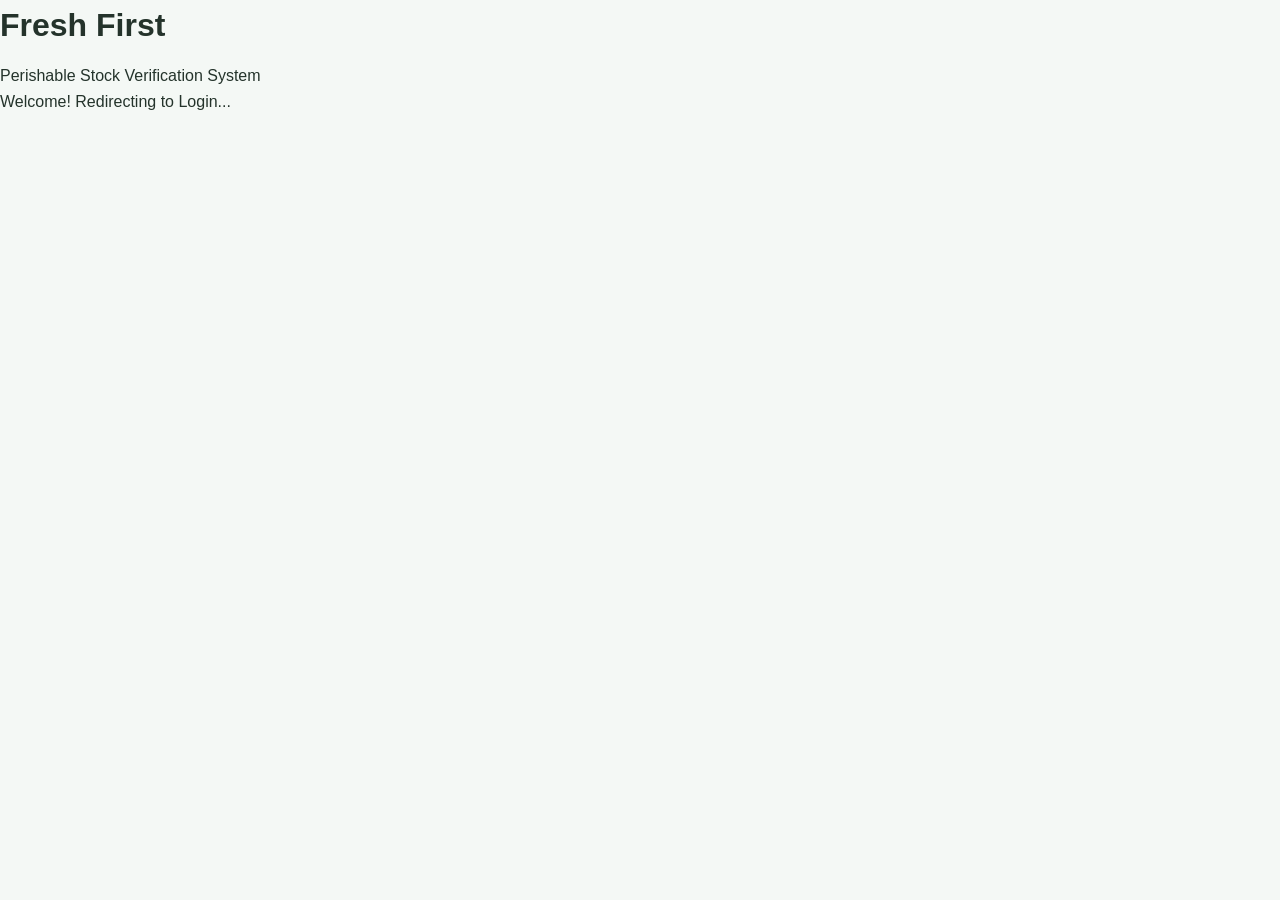
<file: frontend/index.html>
<!DOCTYPE html>
<html lang="en">
<head>
    <meta charset="UTF-8">
    <meta name="viewport" content="width=device-width, initial-scale=1.0">
    <title>Fresh First</title>

    <link rel="stylesheet" href="css/style.css">
    
    <meta http-equiv="refresh" content="2;url=login.html">
</head>
<body>

    <div class="welcome-container">
        <h1>Fresh First</h1>
        <p>Perishable Stock Verification System</p>
        <p>Welcome! Redirecting to Login...</p>
    </div>

</body>
</html>
</file>
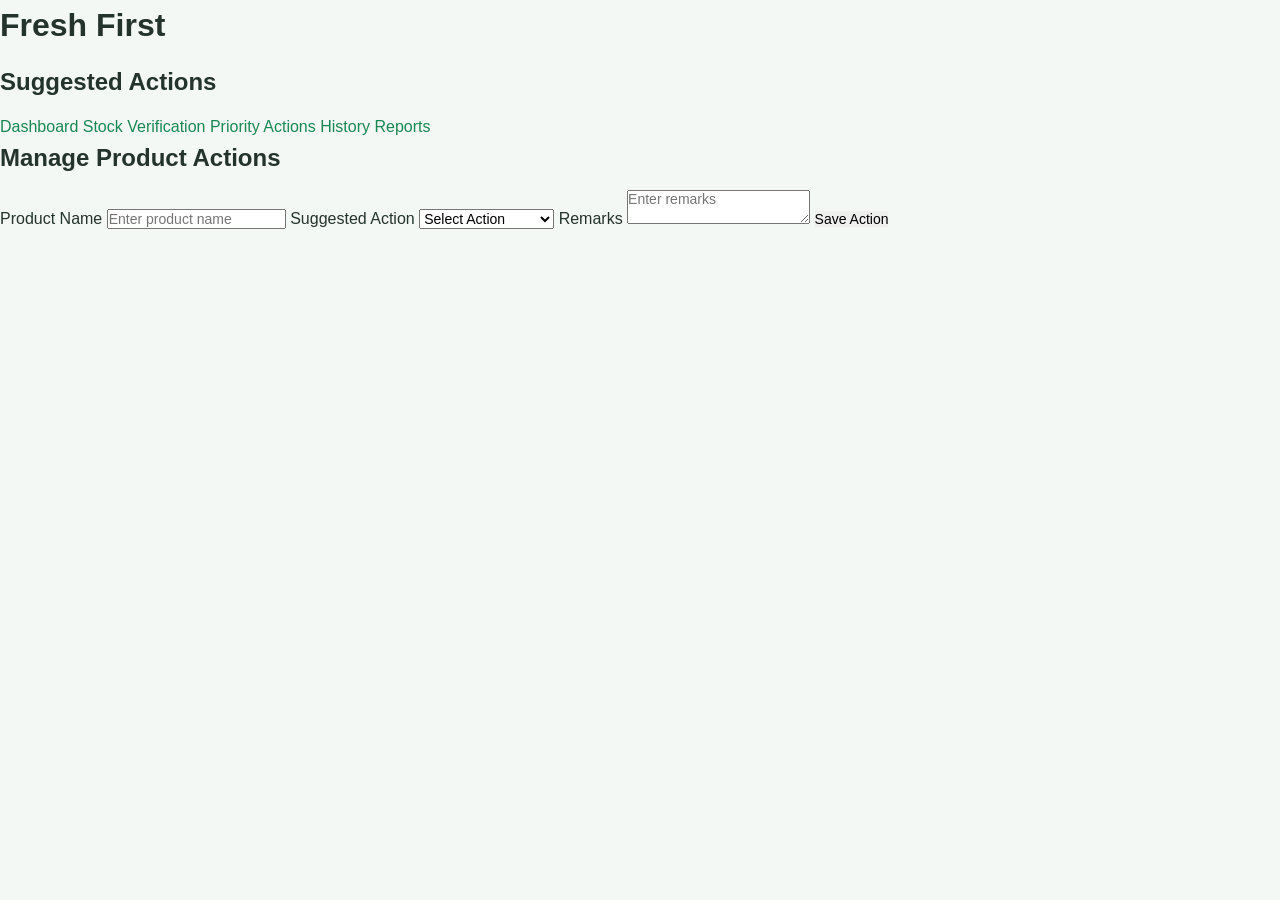
<file: frontend/actions.html>
<!DOCTYPE html>
<html lang="en">
<head>
    <meta charset="UTF-8">
    <meta name="viewport" content="width=device-width, initial-scale=1.0">
    <title>Fresh First - Suggested Actions</title>

    <link rel="stylesheet" href="css/style.css">
    <link rel="stylesheet" href="css/actions.css">
</head>
<body>

    <header>
        <h1>Fresh First</h1>
        <h2>Suggested Actions</h2>
    </header>

    <nav>
        <a href="dashboard.html">Dashboard</a>
        <a href="stock.html">Stock</a>
        <a href="verification.html">Verification</a>
        <a href="priority.html">Priority</a>
        <a href="actions.html">Actions</a>
        <a href="history.html">History</a>
        <a href="reports.html">Reports</a>
    </nav>

    <main>
        <h2>Manage Product Actions</h2>

        <form id="actionForm">

            <label for="productName">Product Name</label>
            <input type="text" id="productName"
                   placeholder="Enter product name" required>

            <label for="suggestedAction">Suggested Action</label>
            <select id="suggestedAction" required>
                <option value="">Select Action</option>
                <option value="Priority Sale">Priority Sale</option>
                <option value="Quick Usage">Quick Usage</option>
                <option value="Redistribution">Redistribution</option>
                <option value="Further Inspection">Further Inspection</option>
                <option value="Disposal">Disposal</option>
            </select>

            <label for="remarks">Remarks</label>
            <textarea id="remarks"
                      placeholder="Enter remarks"></textarea>

            <button type="submit">Save Action</button>

        </form>

    </main>

    <script src="js/actions.js"></script>

</body>
</html>
</file>
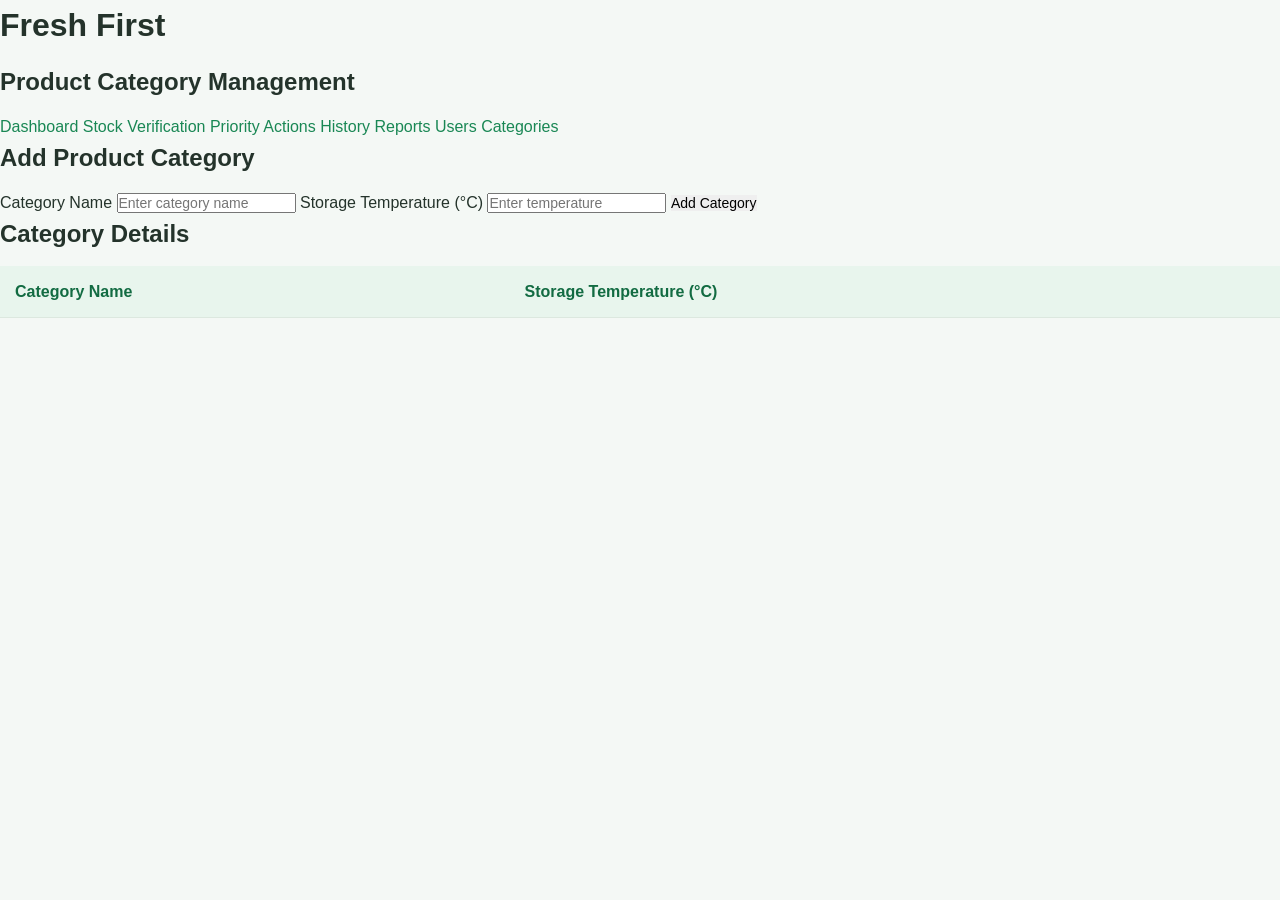
<file: frontend/categories.html>
<!DOCTYPE html>
<html lang="en">
<head>
    <meta charset="UTF-8">
    <meta name="viewport" content="width=device-width, initial-scale=1.0">
    <title>Fresh First - Categories</title>

    <link rel="stylesheet" href="css/style.css">
    <link rel="stylesheet" href="css/categories.css">
</head>
<body>

    <header>
        <h1>Fresh First</h1>
        <h2>Product Category Management</h2>
    </header>

    <nav>
        <a href="dashboard.html">Dashboard</a>
        <a href="stock.html">Stock</a>
        <a href="verification.html">Verification</a>
        <a href="priority.html">Priority</a>
        <a href="actions.html">Actions</a>
        <a href="history.html">History</a>
        <a href="reports.html">Reports</a>
        <a href="users.html">Users</a>
        <a href="categories.html">Categories</a>
    </nav>

    <main>
        <h2>Add Product Category</h2>

        <form id="categoryForm">

            <label for="categoryName">Category Name</label>
            <input type="text" id="categoryName"
                   placeholder="Enter category name" required>

            <label for="storageTemperature">
                Storage Temperature (°C)
            </label>
            <input type="number" id="storageTemperature"
                   step="0.1" placeholder="Enter temperature" required>

            <button type="submit">Add Category</button>

        </form>

        <h2>Category Details</h2>

        <table id="categoryTable">
            <thead>
                <tr>
                    <th>Category Name</th>
                    <th>Storage Temperature (°C)</th>
                </tr>
            </thead>
            <tbody>
            </tbody>
        </table>

    </main>

    <script src="js/categories.js"></script>

</body>
</html>
</file>
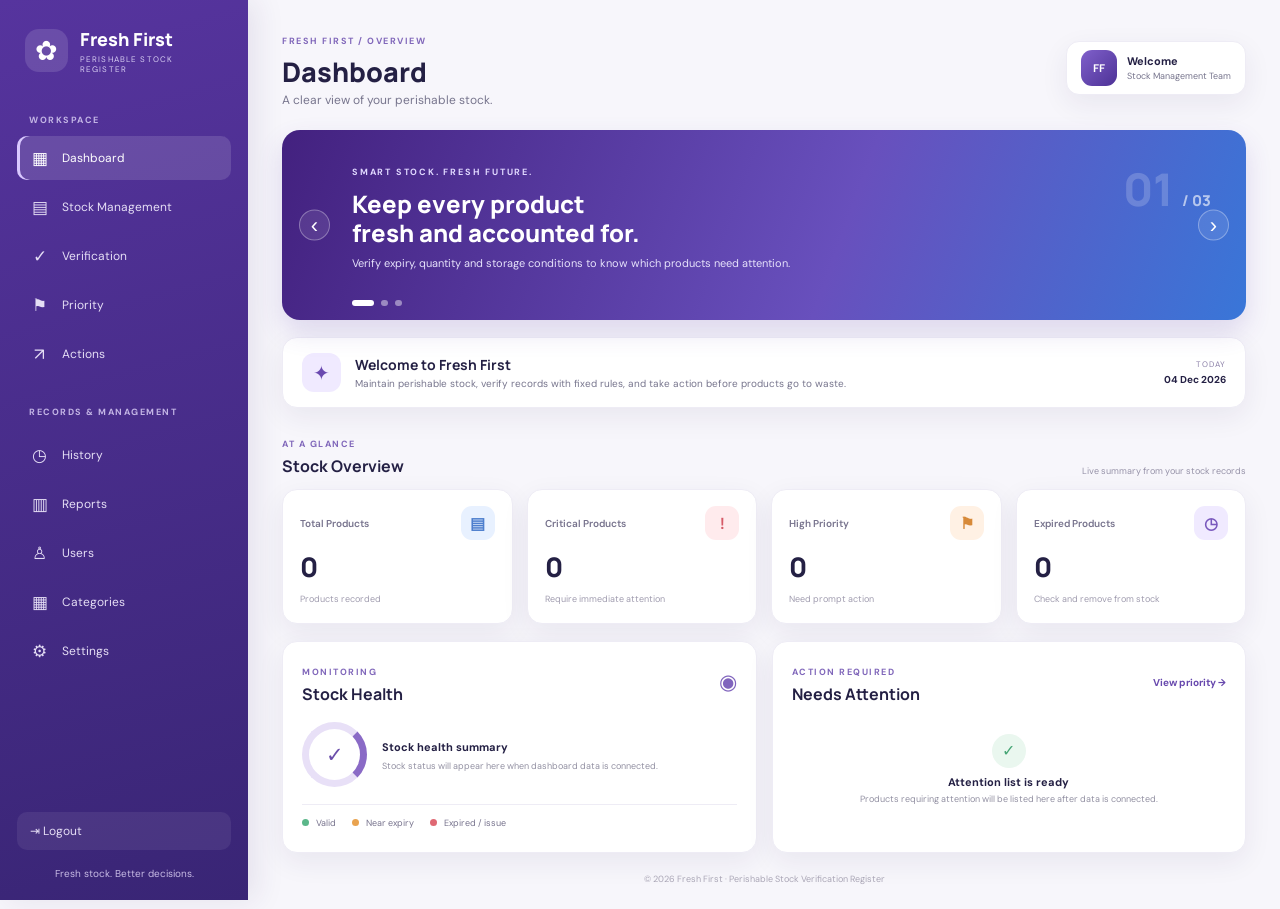
<file: frontend/dashboard.html>
<!DOCTYPE html>
<html lang="en">
<head>
    <meta charset="UTF-8">
    <meta name="viewport" content="width=device-width, initial-scale=1.0">
    <title>Fresh First | Dashboard</title>
    <link rel="stylesheet" href="css/dashboard.css">
</head>
<body>

<aside class="sidebar">

    <a class="brand" href="dashboard.html">
        <span class="brand-mark">✿</span>
        <span>
            <strong>Fresh First</strong>
            <small>PERISHABLE STOCK REGISTER</small>
        </span>
    </a>

    <div class="nav-label">WORKSPACE</div>

    <nav class="menu">
        <a class="active" href="dashboard.html"><span>▦</span> Dashboard</a>
        <a href="stock.html"><span>▤</span> Stock Management</a>
        <a href="verification.html"><span>✓</span> Verification</a>
        <a href="priority.html"><span>⚑</span> Priority</a>
        <a href="actions.html"><span>↗</span> Actions</a>

        <div class="nav-label nav-label-spaced">
            RECORDS & MANAGEMENT
        </div>

        <a href="history.html"><span>◷</span> History</a>
        <a href="reports.html"><span>▥</span> Reports</a>
        <a href="users.html"><span>♙</span> Users</a>
        <a href="categories.html"><span>▦</span> Categories</a>
        <a href="settings.html"><span>⚙</span> Settings</a>
    </nav>

    <a class="logout" href="login.html">⇥ Logout</a>

    <div class="sidebar-foot">
        Fresh stock. Better decisions.
    </div>

</aside>

<main class="main-content">

    <header class="topbar">
        <div>
            <span class="eyebrow">FRESH FIRST / OVERVIEW</span>
            <h1>Dashboard</h1>
            <p class="subheading">
                A clear view of your perishable stock.
            </p>
        </div>

        <div class="profile">
            <div class="avatar">FF</div>
            <div>
                <strong>Welcome</strong>
                <small>Stock Management Team</small>
            </div>
        </div>
    </header>

    <!-- SLIDER -->

    <section class="hero-slider">

        <article class="slide active">
            <span class="slide-kicker">SMART STOCK. FRESH FUTURE.</span>
            <h2>Keep every product<br>fresh and accounted for.</h2>
            <p>
                Verify expiry, quantity and storage conditions
                to know which products need attention.
            </p>
            <span class="slide-count">01 <i>/ 03</i></span>
        </article>

        <article class="slide">
            <span class="slide-kicker">CHECK • PRIORITISE • ACT</span>
            <h2>Find what needs<br>attention first.</h2>
            <p>
                Use clear priority levels and suggested actions
                to support timely stock decisions.
            </p>
            <span class="slide-count">02 <i>/ 03</i></span>
        </article>

        <article class="slide">
            <span class="slide-kicker">LESS WASTE, MORE CARE</span>
            <h2>Make better decisions<br>with verified records.</h2>
            <p>
                Keep verification and action history organised
                for reliable stock reporting.
            </p>
            <span class="slide-count">03 <i>/ 03</i></span>
        </article>

        <button class="slider-arrow prev" type="button">‹</button>
        <button class="slider-arrow next" type="button">›</button>

        <div class="slider-dots">
            <button class="dot active" type="button"></button>
            <button class="dot" type="button"></button>
            <button class="dot" type="button"></button>
        </div>

    </section>

    <!-- WELCOME -->

    <section class="welcome-card">

        <div class="welcome-icon">✦</div>

        <div>
            <h2>Welcome to Fresh First</h2>
            <p>
                Maintain perishable stock, verify records with
                fixed rules, and take action before products go to waste.
            </p>
        </div>

        <div class="today">
            <small>TODAY</small>
            <strong id="currentDate">--</strong>
        </div>

    </section>

    <!-- STOCK OVERVIEW -->

    <div class="section-heading">
        <div>
            <span class="eyebrow">AT A GLANCE</span>
            <h2>Stock Overview</h2>
        </div>

        <span class="muted-note">
            Live summary from your stock records
        </span>
    </div>

    <section class="summary-grid">

        <article class="metric-card">
            <div class="metric-top">
                <span>Total Products</span>
                <span class="metric-icon icon-blue">▤</span>
            </div>
            <strong id="totalProducts">0</strong>
            <small>Products recorded</small>
        </article>

        <article class="metric-card">
            <div class="metric-top">
                <span>Critical Products</span>
                <span class="metric-icon icon-red">!</span>
            </div>
            <strong id="criticalProducts">0</strong>
            <small>Require immediate attention</small>
        </article>

        <article class="metric-card">
            <div class="metric-top">
                <span>High Priority</span>
                <span class="metric-icon icon-orange">⚑</span>
            </div>
            <strong id="highProducts">0</strong>
            <small>Need prompt action</small>
        </article>

        <article class="metric-card">
            <div class="metric-top">
                <span>Expired Products</span>
                <span class="metric-icon icon-purple">◷</span>
            </div>
            <strong id="expiredProducts">0</strong>
            <small>Check and remove from stock</small>
        </article>

    </section>

    <!-- LOWER SECTION -->

    <section class="lower-grid">

        <article class="content-panel">

            <div class="panel-heading">
                <div>
                    <span class="eyebrow">MONITORING</span>
                    <h2>Stock Health</h2>
                </div>
                <span class="panel-symbol">◉</span>
            </div>

            <div class="health-placeholder">

                <div class="health-ring">
                    <span>✓</span>
                </div>

                <div>
                    <strong>Stock health summary</strong>
                    <p>
                        Stock status will appear here when dashboard
                        data is connected.
                    </p>
                </div>

            </div>

            <div class="legend">
                <span><i class="green-dot"></i> Valid</span>
                <span><i class="orange-dot"></i> Near expiry</span>
                <span><i class="red-dot"></i> Expired / issue</span>
            </div>

        </article>

        <article class="content-panel">

            <div class="panel-heading">
                <div>
                    <span class="eyebrow">ACTION REQUIRED</span>
                    <h2>Needs Attention</h2>
                </div>

                <a class="text-link" href="priority.html">
                    View priority →
                </a>
            </div>

            <div class="empty-state">
                <span class="empty-icon">✓</span>
                <strong>Attention list is ready</strong>
                <p>
                    Products requiring attention will be listed
                    here after data is connected.
                </p>
            </div>

        </article>

    </section>

    <footer>
        © 2026 Fresh First · Perishable Stock Verification Register
    </footer>

</main>

<script src="js/dashboard.js"></script>

</body>
</html>
</file>
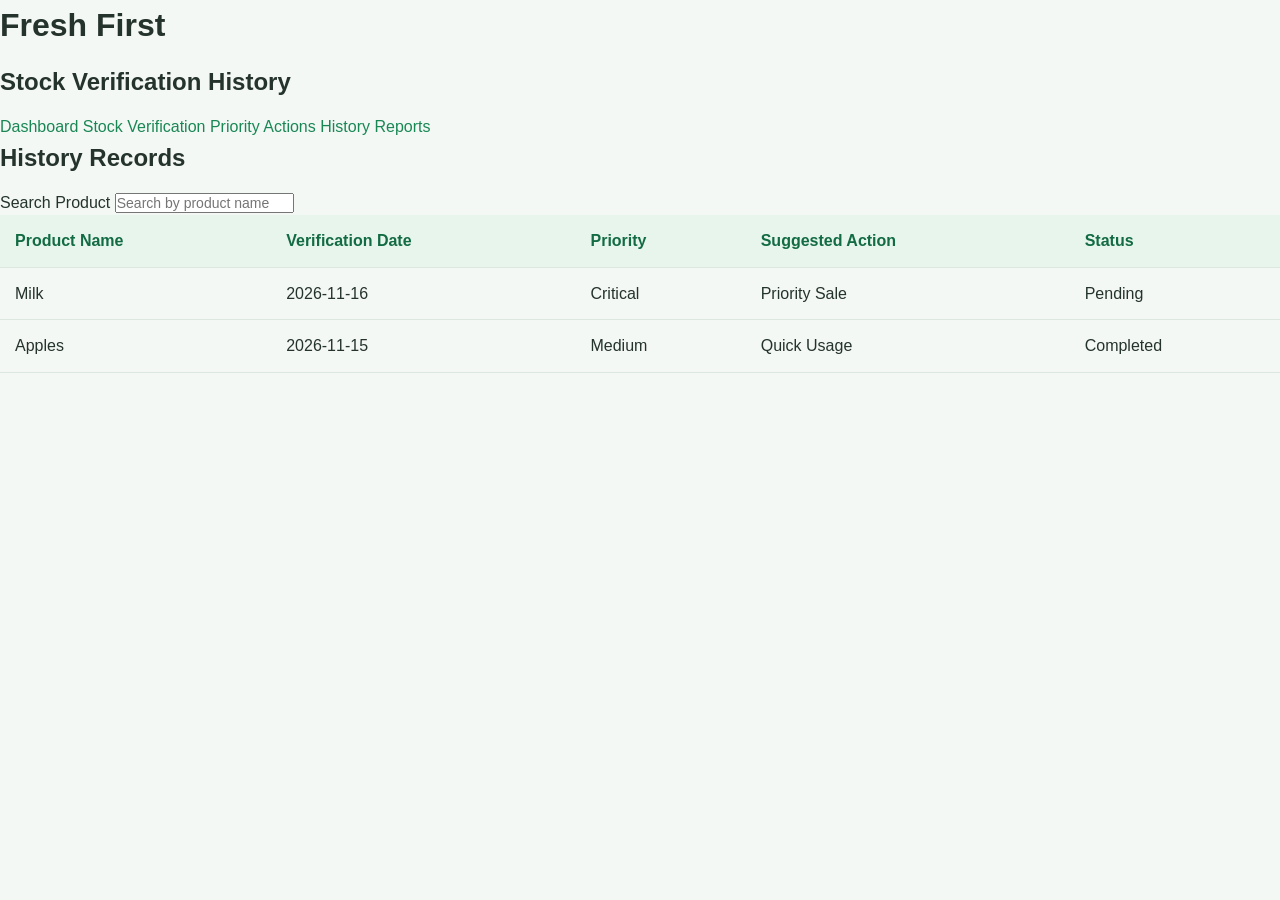
<file: frontend/history.html>
<!DOCTYPE html>
<html lang="en">
<head>
    <meta charset="UTF-8">
    <meta name="viewport" content="width=device-width, initial-scale=1.0">
    <title>Fresh First - Stock History</title>

    <link rel="stylesheet" href="css/style.css">
    <link rel="stylesheet" href="css/history.css">
</head>
<body>

    <header>
        <h1>Fresh First</h1>
        <h2>Stock Verification History</h2>
    </header>

    <nav>
        <a href="dashboard.html">Dashboard</a>
        <a href="stock.html">Stock</a>
        <a href="verification.html">Verification</a>
        <a href="priority.html">Priority</a>
        <a href="actions.html">Actions</a>
        <a href="history.html">History</a>
        <a href="reports.html">Reports</a>
    </nav>

    <main>
        <h2>History Records</h2>

        <label for="historySearch">Search Product</label>
        <input type="text" id="historySearch"
               placeholder="Search by product name">

        <table id="historyTable">
            <thead>
                <tr>
                    <th>Product Name</th>
                    <th>Verification Date</th>
                    <th>Priority</th>
                    <th>Suggested Action</th>
                    <th>Status</th>
                </tr>
            </thead>

            <tbody>
                <tr>
                    <td>Milk</td>
                    <td>2026-11-16</td>
                    <td>Critical</td>
                    <td>Priority Sale</td>
                    <td>Pending</td>
                </tr>
                <tr>
                    <td>Apples</td>
                    <td>2026-11-15</td>
                    <td>Medium</td>
                    <td>Quick Usage</td>
                    <td>Completed</td>
                </tr>
            </tbody>
        </table>

    </main>

    <script src="js/history.js"></script>

</body>
</html>
</file>
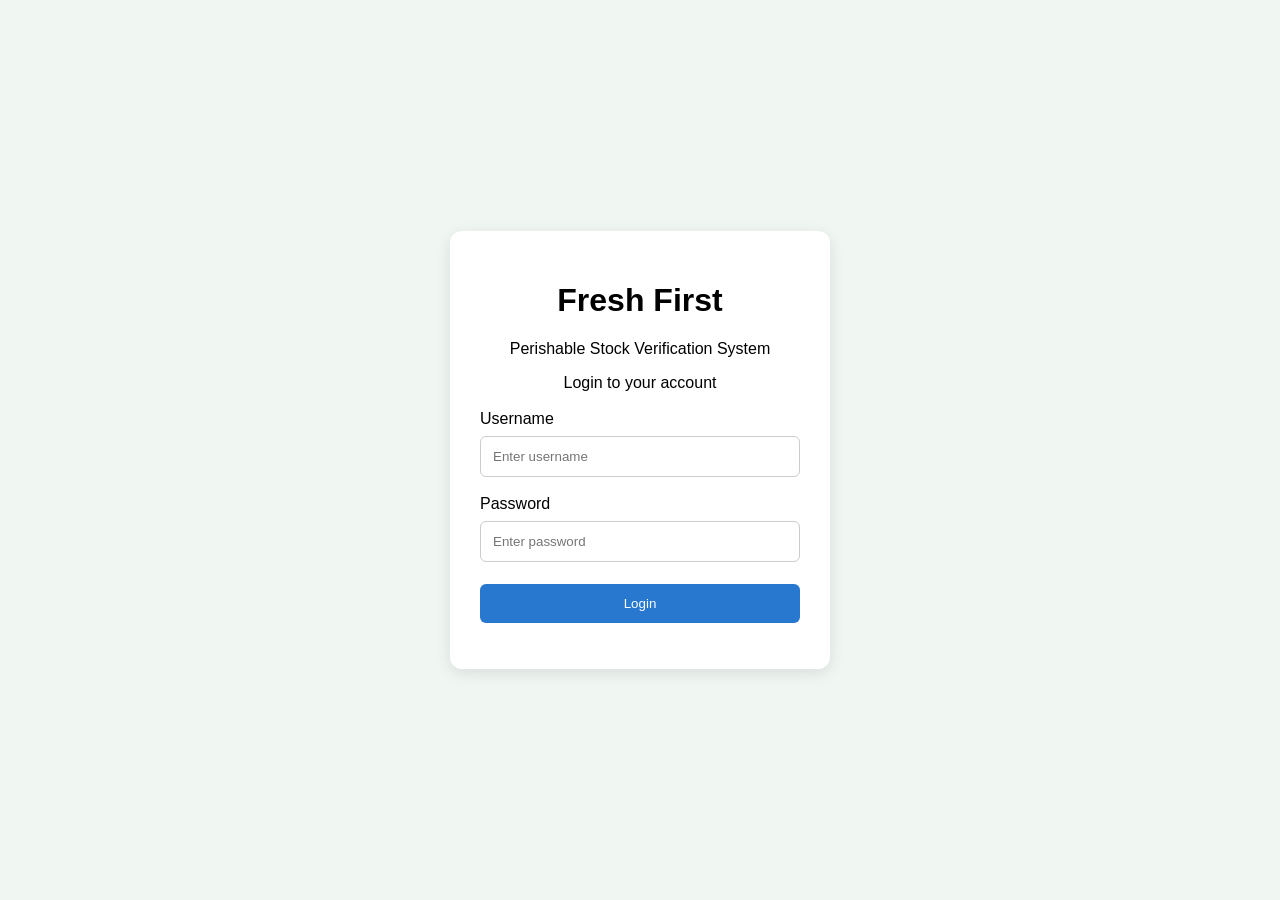
<file: frontend/login.html>
<!DOCTYPE html>
<html lang="en">
<head>
    <meta charset="UTF-8">
    <meta name="viewport" content="width=device-width, initial-scale=1.0">
    <title>Fresh First - Login</title>

    <link rel="stylesheet" href="css/login.css">
</head>
<body>

    <div class="login-container">

        <h1>Fresh First</h1>
        <p>Perishable Stock Verification System</p>
        <p>Login to your account</p>

        <form id="loginForm">

            <label for="username">Username</label>
            <input
                type="text"
                id="username"
                placeholder="Enter username"
                required
            >

            <label for="password">Password</label>
            <input
                type="password"
                id="password"
                placeholder="Enter password"
                required
            >

            <button type="submit">Login</button>

            <p id="loginMessage"></p>

        </form>

    </div>

    <script src="js/login.js"></script>

</body>
</html>
</file>
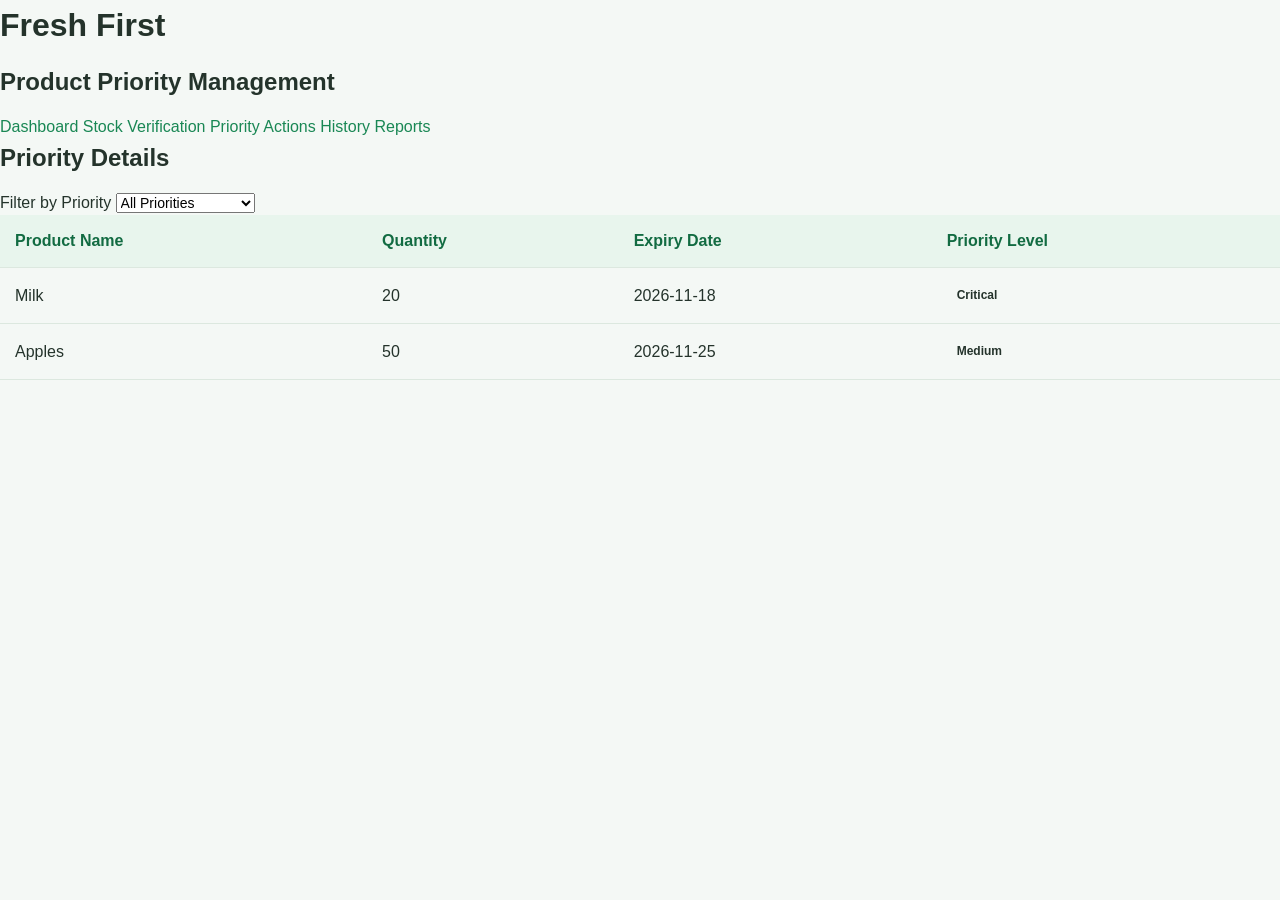
<file: frontend/priority.html>
<!DOCTYPE html>
<html lang="en">
<head>
    <meta charset="UTF-8">
    <meta name="viewport" content="width=device-width, initial-scale=1.0">
    <title>Fresh First - Priority Management</title>

    <link rel="stylesheet" href="css/style.css">
    <link rel="stylesheet" href="css/priority.css">
</head>
<body>

    <header>
        <h1>Fresh First</h1>
        <h2>Product Priority Management</h2>
    </header>

    <nav>
        <a href="dashboard.html">Dashboard</a>
        <a href="stock.html">Stock</a>
        <a href="verification.html">Verification</a>
        <a href="priority.html">Priority</a>
        <a href="actions.html">Actions</a>
        <a href="history.html">History</a>
        <a href="reports.html">Reports</a>
    </nav>

    <main>
        <h2>Priority Details</h2>

        <label for="priorityFilter">Filter by Priority</label>

        <select id="priorityFilter">
            <option value="all">All Priorities</option>
            <option value="Critical">Critical</option>
            <option value="High">High</option>
            <option value="Medium">Medium</option>
            <option value="Low">Low</option>
            <option value="Inspection Needed">Inspection Needed</option>
        </select>

        <table id="priorityTable">
            <thead>
                <tr>
                    <th>Product Name</th>
                    <th>Quantity</th>
                    <th>Expiry Date</th>
                    <th>Priority Level</th>
                </tr>
            </thead>

            <tbody>
                <tr>
                    <td>Milk</td>
                    <td>20</td>
                    <td>2026-11-18</td>
                    <td><span class="priority-label">Critical</span></td>
                </tr>

                <tr>
                    <td>Apples</td>
                    <td>50</td>
                    <td>2026-11-25</td>
                    <td><span class="priority-label">Medium</span></td>
                </tr>
            </tbody>
        </table>

    </main>

    <script src="js/priority.js"></script>

</body>
</html>
</file>
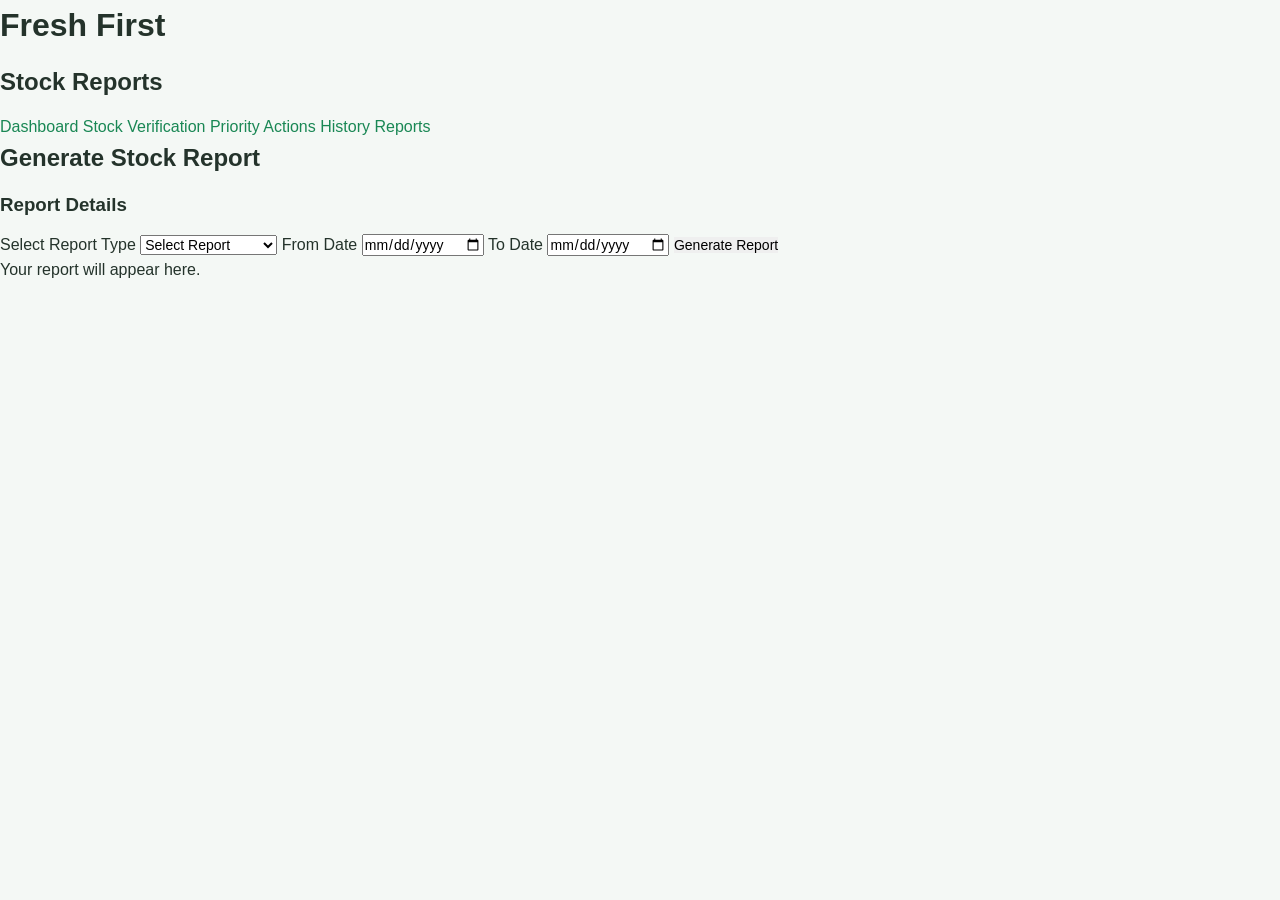
<file: frontend/reports.html>
<!DOCTYPE html>
<html lang="en">
<head>
    <meta charset="UTF-8">
    <meta name="viewport" content="width=device-width, initial-scale=1.0">
    <title>Fresh First - Reports</title>

    <link rel="stylesheet" href="css/style.css">
    <link rel="stylesheet" href="css/reports.css">
</head>
<body>

    <header>
        <h1>Fresh First</h1>
        <h2>Stock Reports</h2>
    </header>

    <nav>
        <a href="dashboard.html">Dashboard</a>
        <a href="stock.html">Stock</a>
        <a href="verification.html">Verification</a>
        <a href="priority.html">Priority</a>
        <a href="actions.html">Actions</a>
        <a href="history.html">History</a>
        <a href="reports.html">Reports</a>
    </nav>

    <main>
        <h2>Generate Stock Report</h2>

        <section class="report-section">
            <h3>Report Details</h3>

            <label for="reportType">Select Report Type</label>
            <select id="reportType">
                <option value="">Select Report</option>
                <option value="Stock Report">Stock Report</option>
                <option value="Expiry Report">Expiry Report</option>
                <option value="Verification Report">Verification Report</option>
                <option value="Priority Report">Priority Report</option>
            </select>

            <label for="fromDate">From Date</label>
            <input type="date" id="fromDate">

            <label for="toDate">To Date</label>
            <input type="date" id="toDate">

            <button type="button" id="generateReport">
                Generate Report
            </button>

            <div id="reportResult">
                <p>Your report will appear here.</p>
            </div>
        </section>

    </main>

    <script src="js/reports.js"></script>

</body>
</html>
</file>
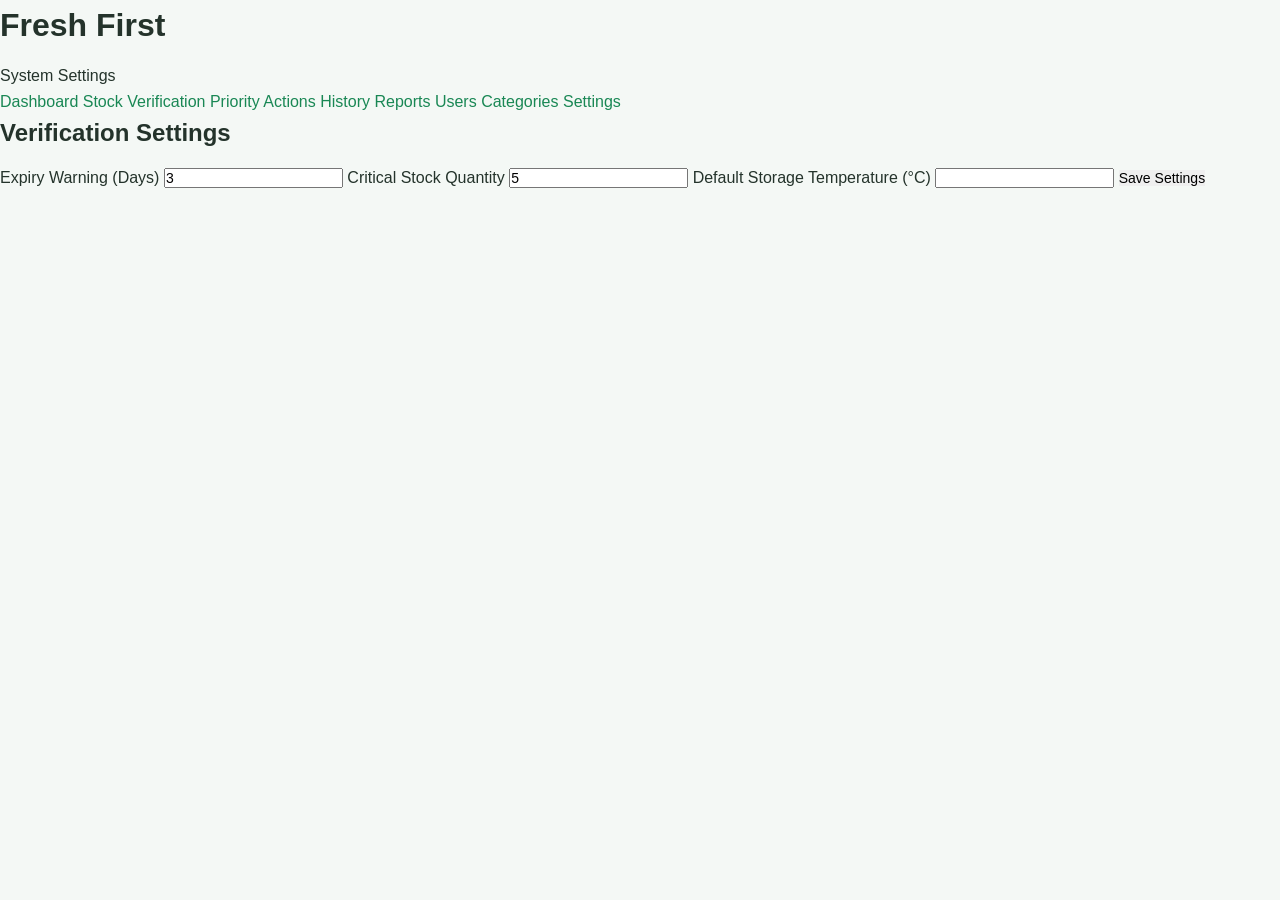
<file: frontend/settings.html>
<!DOCTYPE html>
<html lang="en">
<head>
    <meta charset="UTF-8">
    <meta name="viewport" content="width=device-width, initial-scale=1.0">
    <title>Fresh First - Settings</title>
    <link rel="stylesheet" href="css/style.css">
    <link rel="stylesheet" href="css/settings.css">
</head>
<body>

    <header>
        <h1>Fresh First</h1>
        <p>System Settings</p>
    </header>

    <nav>
        <a href="dashboard.html">Dashboard</a>
        <a href="stock.html">Stock</a>
        <a href="verification.html">Verification</a>
        <a href="priority.html">Priority</a>
        <a href="actions.html">Actions</a>
        <a href="history.html">History</a>
        <a href="reports.html">Reports</a>
        <a href="users.html">Users</a>
        <a href="categories.html">Categories</a>
        <a href="settings.html">Settings</a>
    </nav>

    <main>
        <h2>Verification Settings</h2>

        <form id="settingsForm">

            <label for="expiryThreshold">Expiry Warning (Days)</label>
            <input type="number" id="expiryThreshold"
                   min="1" value="3" required>

            <label for="criticalThreshold">Critical Stock Quantity</label>
            <input type="number" id="criticalThreshold"
                   min="1" value="5" required>

            <label for="defaultTemperature">
                Default Storage Temperature (°C)
            </label>
            <input type="number" id="defaultTemperature"
                   step="0.1" required>

            <button type="submit">Save Settings</button>

        </form>
    </main>

    <script src="js/settings.js"></script>

</body>
</html>
</file>
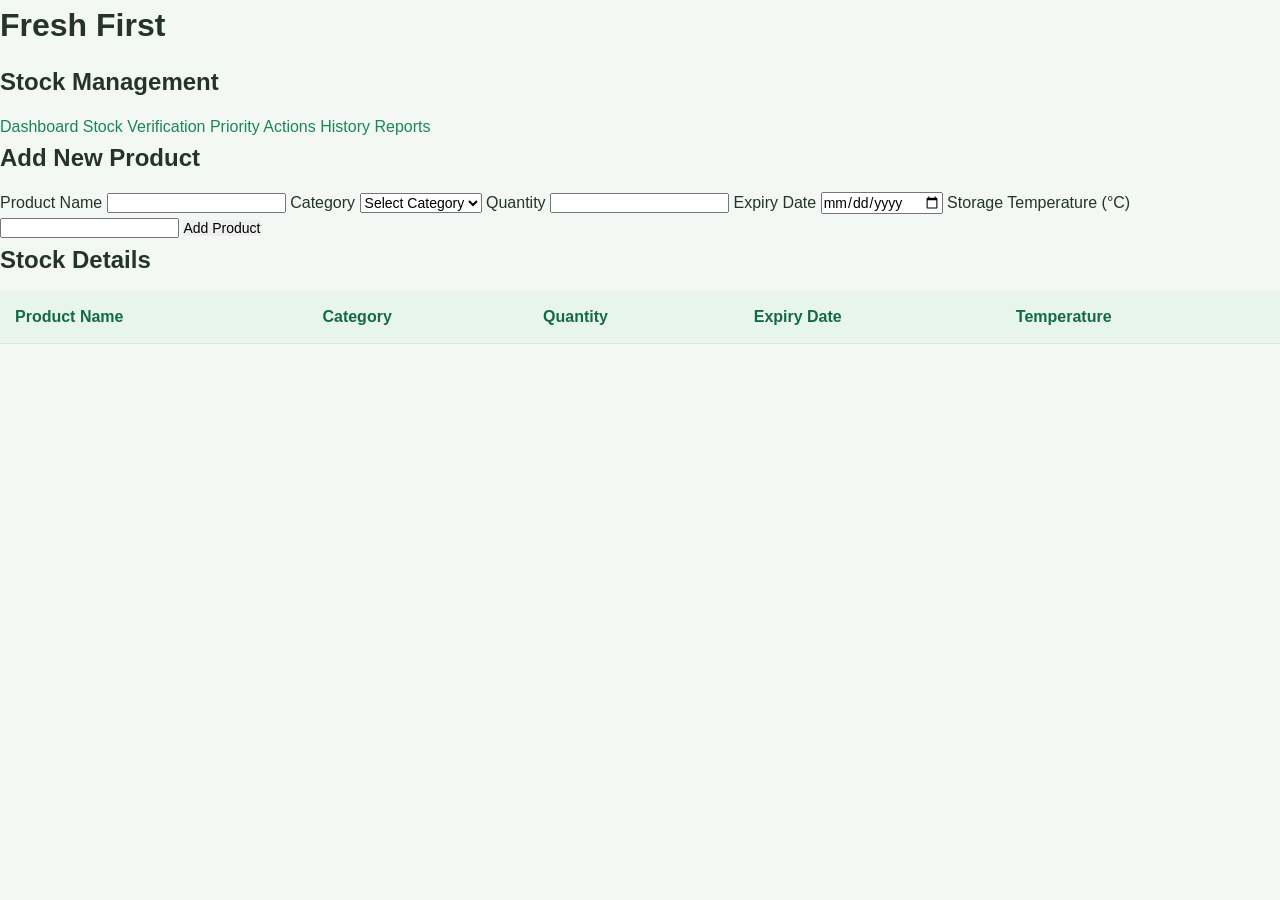
<file: frontend/stock.html>
<!DOCTYPE html>
<html lang="en">
<head>
    <meta charset="UTF-8">
    <meta name="viewport" content="width=device-width, initial-scale=1.0">
    <title>Fresh First - Stock Management</title>

    <link rel="stylesheet" href="css/style.css">
    <link rel="stylesheet" href="css/stock.css">
</head>
<body>

    <header>
        <h1>Fresh First</h1>
        <h2>Stock Management</h2>
    </header>

    <nav>
        <a href="dashboard.html">Dashboard</a>
        <a href="stock.html">Stock</a>
        <a href="verification.html">Verification</a>
        <a href="priority.html">Priority</a>
        <a href="actions.html">Actions</a>
        <a href="history.html">History</a>
        <a href="reports.html">Reports</a>
    </nav>

    <main>
        <h2>Add New Product</h2>

        <form id="stockForm">

            <label for="productName">Product Name</label>
            <input type="text" id="productName" required>

            <label for="category">Category</label>
            <select id="category" required>
                <option value="">Select Category</option>
                <option value="Fruits">Fruits</option>
                <option value="Vegetables">Vegetables</option>
                <option value="Dairy">Dairy Products</option>
                <option value="Other">Other</option>
            </select>

            <label for="quantity">Quantity</label>
            <input type="number" id="quantity" min="1" required>

            <label for="expiryDate">Expiry Date</label>
            <input type="date" id="expiryDate" required>

            <label for="temperature">Storage Temperature (°C)</label>
            <input type="number" id="temperature" step="0.1">

            <button type="submit">Add Product</button>

        </form>

        <h2>Stock Details</h2>

        <table id="stockTable">
            <thead>
                <tr>
                    <th>Product Name</th>
                    <th>Category</th>
                    <th>Quantity</th>
                    <th>Expiry Date</th>
                    <th>Temperature</th>
                </tr>
            </thead>
            <tbody>
            </tbody>
        </table>

    </main>

    <script src="js/stock.js"></script>

</body>
</html>
</file>
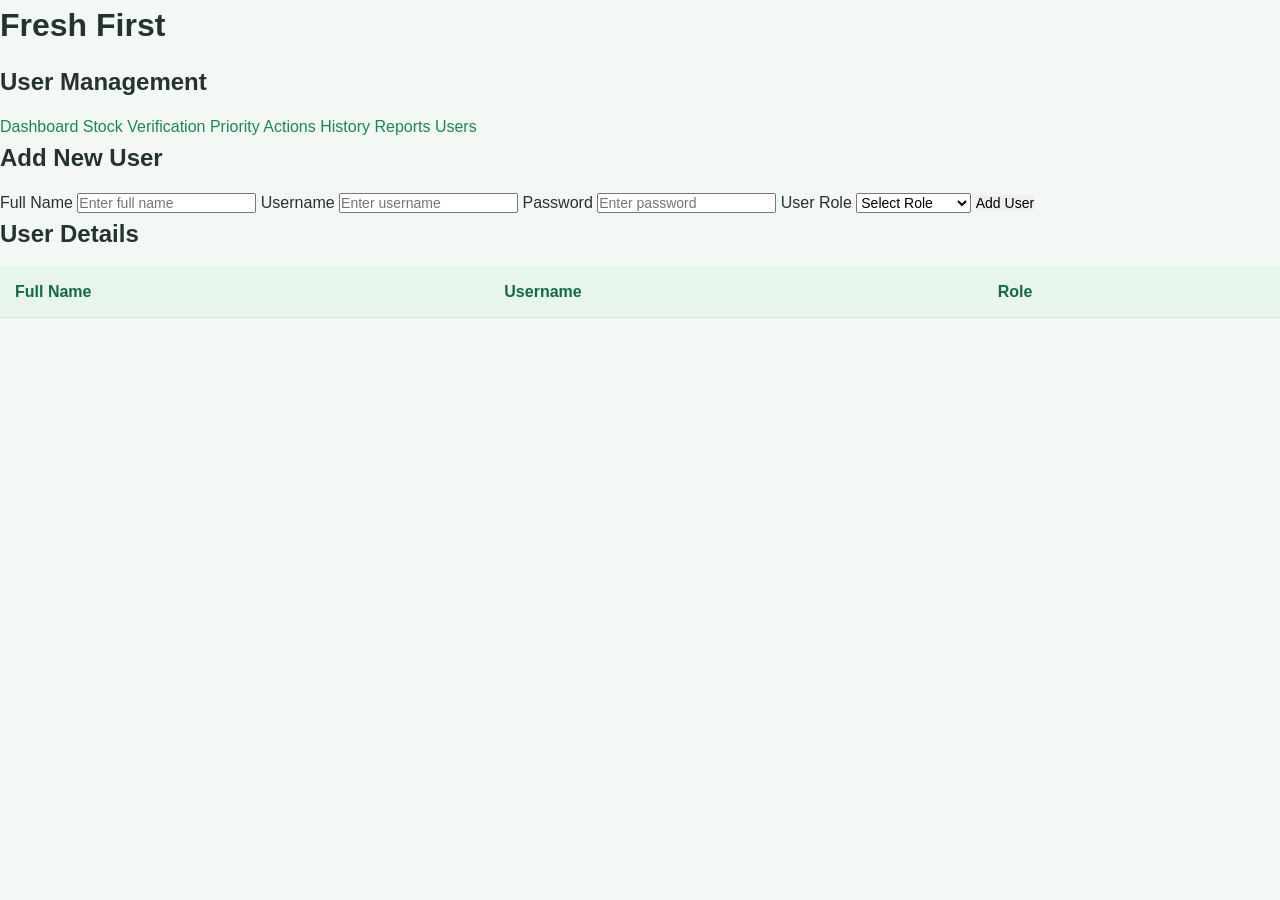
<file: frontend/users.html>
<!DOCTYPE html>
<html lang="en">
<head>
    <meta charset="UTF-8">
    <meta name="viewport" content="width=device-width, initial-scale=1.0">
    <title>Fresh First - User Management</title>

    <link rel="stylesheet" href="css/style.css">
    <link rel="stylesheet" href="css/users.css">
</head>
<body>

    <header>
        <h1>Fresh First</h1>
        <h2>User Management</h2>
    </header>

    <nav>
        <a href="dashboard.html">Dashboard</a>
        <a href="stock.html">Stock</a>
        <a href="verification.html">Verification</a>
        <a href="priority.html">Priority</a>
        <a href="actions.html">Actions</a>
        <a href="history.html">History</a>
        <a href="reports.html">Reports</a>
        <a href="users.html">Users</a>
    </nav>

    <main>
        <h2>Add New User</h2>

        <form id="userForm">

            <label for="fullName">Full Name</label>
            <input type="text" id="fullName"
                   placeholder="Enter full name" required>

            <label for="username">Username</label>
            <input type="text" id="username"
                   placeholder="Enter username" required>

            <label for="password">Password</label>
            <input type="password" id="password"
                   placeholder="Enter password" required>

            <label for="role">User Role</label>
            <select id="role" required>
                <option value="">Select Role</option>
                <option value="Admin">Admin</option>
                <option value="Store Manager">Store Manager</option>
                <option value="Staff">Staff</option>
            </select>

            <button type="submit">Add User</button>

        </form>

        <h2>User Details</h2>

        <table id="userTable">
            <thead>
                <tr>
                    <th>Full Name</th>
                    <th>Username</th>
                    <th>Role</th>
                </tr>
            </thead>
            <tbody>
            </tbody>
        </table>

    </main>

    <script src="js/users.js"></script>

</body>
</html>
</file>
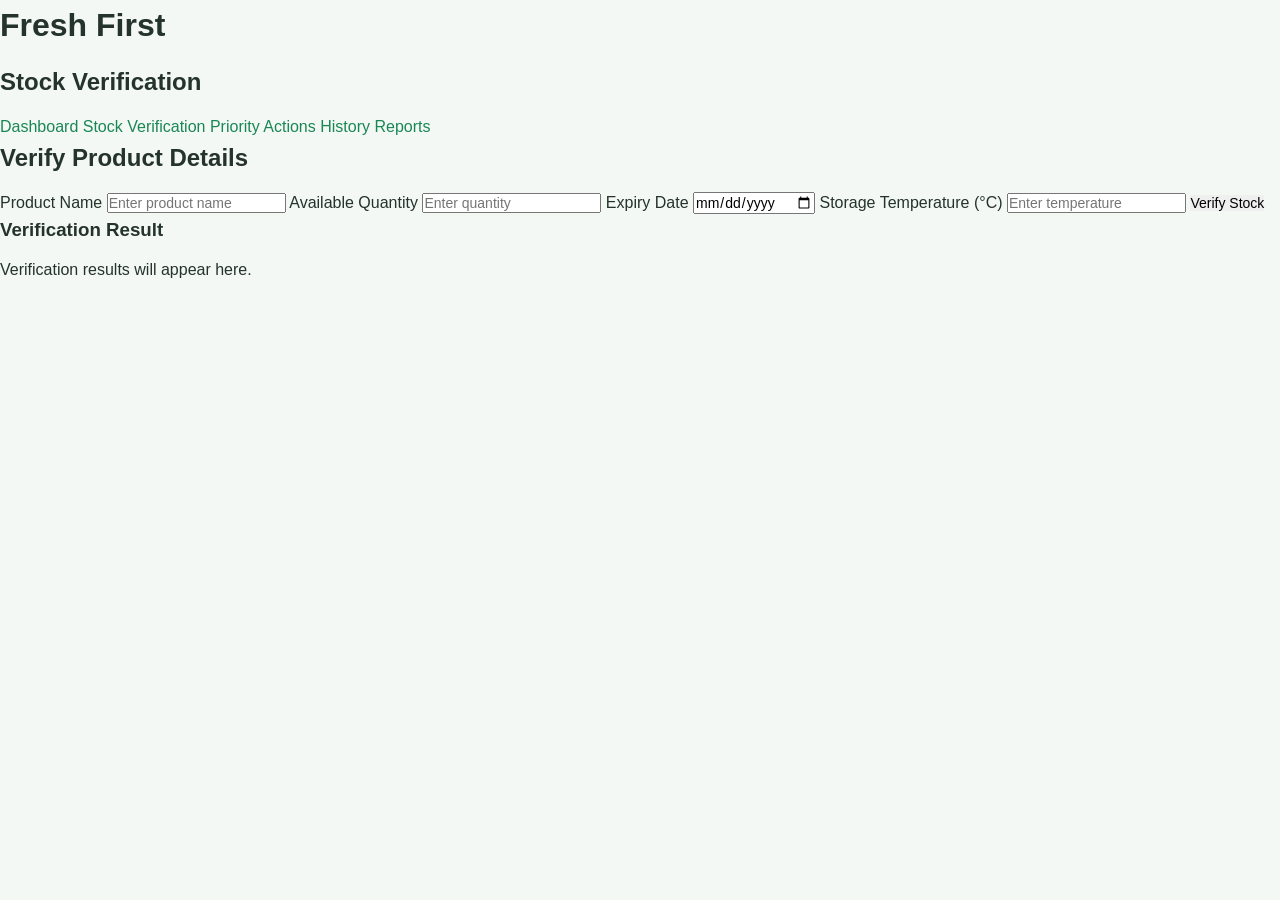
<file: frontend/verification.html>
<!DOCTYPE html>
<html lang="en">
<head>
    <meta charset="UTF-8">
    <meta name="viewport" content="width=device-width, initial-scale=1.0">
    <title>Fresh First - Stock Verification</title>

    <link rel="stylesheet" href="css/style.css">
    <link rel="stylesheet" href="css/verification.css">
</head>
<body>

    <header>
        <h1>Fresh First</h1>
        <h2>Stock Verification</h2>
    </header>

    <nav>
        <a href="dashboard.html">Dashboard</a>
        <a href="stock.html">Stock</a>
        <a href="verification.html">Verification</a>
        <a href="priority.html">Priority</a>
        <a href="actions.html">Actions</a>
        <a href="history.html">History</a>
        <a href="reports.html">Reports</a>
    </nav>

    <main>
        <h2>Verify Product Details</h2>

        <form id="verificationForm">

            <label for="productName">Product Name</label>
            <input type="text" id="productName"
                   placeholder="Enter product name" required>

            <label for="quantity">Available Quantity</label>
            <input type="number" id="quantity"
                   placeholder="Enter quantity" min="0" required>

            <label for="expiryDate">Expiry Date</label>
            <input type="date" id="expiryDate" required>

            <label for="temperature">Storage Temperature (°C)</label>
            <input type="number" id="temperature"
                   step="0.1" placeholder="Enter temperature">

            <button type="submit">Verify Stock</button>

        </form>

        <section id="verificationResult">
            <h3>Verification Result</h3>
            <p id="resultMessage">
                Verification results will appear here.
            </p>
        </section>

    </main>

    <script src="js/verification.js"></script>

</body>
</html>
</file>
<file: frontend/css/style.css>
/* =====================================
   FRESH FIRST - COMMON STYLES
   Perishable Stock Verification Register
===================================== */

:root {
    --primary: #198754;
    --primary-dark: #126b42;
    --primary-light: #e8f5ed;
    --secondary: #f4f8f5;
    --white: #ffffff;
    --dark: #24332b;
    --text: #53645a;
    --border: #dce8df;
    --danger: #dc3545;
    --warning: #ffc107;
    --success: #198754;
    --shadow: 0 4px 15px rgba(0, 0, 0, 0.06);
}

* {
    margin: 0;
    padding: 0;
    box-sizing: border-box;
}

body {
    font-family: Arial, Helvetica, sans-serif;
    background: var(--secondary);
    color: var(--dark);
    line-height: 1.6;
    min-height: 100vh;
}

a {
    text-decoration: none;
    color: var(--primary);
}

button,
input,
select,
textarea {
    font-family: inherit;
    font-size: 14px;
}

button {
    cursor: pointer;
    border: none;
}

/* Common container */

.container {
    width: 92%;
    max-width: 1200px;
    margin: auto;
}

/* Headings */

h1, h2, h3, h4 {
    color: var(--dark);
    margin-bottom: 12px;
}

.page-title {
    font-size: 26px;
    font-weight: 700;
    margin-bottom: 20px;
}

/* Buttons */

.btn {
    display: inline-block;
    padding: 10px 18px;
    border-radius: 6px;
    font-weight: 600;
    transition: 0.3s;
}

.btn-primary {
    background: var(--primary);
    color: var(--white);
}

.btn-primary:hover {
    background: var(--primary-dark);
}

.btn-secondary {
    background: #e9ecef;
    color: var(--dark);
}

.btn-danger {
    background: var(--danger);
    color: var(--white);
}

/* Cards */

.card {
    background: var(--white);
    padding: 22px;
    border-radius: 10px;
    box-shadow: var(--shadow);
    border: 1px solid var(--border);
}

/* Forms */

.form-group {
    margin-bottom: 18px;
}

.form-group label {
    display: block;
    margin-bottom: 7px;
    font-weight: 600;
}

.form-control {
    width: 100%;
    padding: 11px 12px;
    border: 1px solid var(--border);
    border-radius: 6px;
    outline: none;
    background: var(--white);
}

.form-control:focus {
    border-color: var(--primary);
    box-shadow: 0 0 0 3px rgba(25, 135, 84, 0.1);
}

/* Tables */

.table-container {
    width: 100%;
    overflow-x: auto;
    background: var(--white);
    border-radius: 10px;
    box-shadow: var(--shadow);
}

table {
    width: 100%;
    border-collapse: collapse;
}

th, td {
    padding: 13px 15px;
    text-align: left;
    border-bottom: 1px solid var(--border);
}

th {
    background: var(--primary-light);
    color: var(--primary-dark);
    font-weight: 700;
}

tr:hover {
    background: #f8fbf9;
}

/* Status labels */

.status {
    display: inline-block;
    padding: 5px 10px;
    border-radius: 20px;
    font-size: 12px;
    font-weight: 700;
}

.status-success {
    background: #d1e7dd;
    color: #0f5132;
}

.status-danger {
    background: #f8d7da;
    color: #842029;
}

.status-warning {
    background: #fff3cd;
    color: #664d03;
}

/* Alerts */

.alert {
    padding: 13px 16px;
    border-radius: 6px;
    margin-bottom: 15px;
}

.alert-success {
    background: #d1e7dd;
    color: #0f5132;
}

.alert-danger {
    background: #f8d7da;
    color: #842029;
}

/* Utility classes */

.text-center {
    text-align: center;
}

.text-right {
    text-align: right;
}

.mt-20 {
    margin-top: 20px;
}

.mb-20 {
    margin-bottom: 20px;
}

.hidden {
    display: none;
}

/* Responsive design */

@media (max-width: 768px) {
    .container {
        width: 95%;
    }

    .page-title {
        font-size: 22px;
    }

    .card {
        padding: 15px;
    }

    th, td {
        padding: 10px;
        font-size: 13px;
    }
}
</file>
<file: frontend/css/actions.css>
/* FRESH FIRST - SUGGESTED ACTIONS PAGE */

.actions-page {
    background: #f4f8f5;
    min-height: 100vh;
    padding: 30px;
}

.actions-header {
    margin-bottom: 25px;
}

.actions-header h2 {
    color: #24332b;
    margin-bottom: 8px;
}

.actions-header p {
    color: #6c757d;
}

.actions-summary {
    display: grid;
    grid-template-columns: repeat(auto-fit, minmax(200px, 1fr));
    gap: 18px;
    margin-bottom: 25px;
}

.action-card {
    background: white;
    padding: 22px;
    border-radius: 10px;
    box-shadow: 0 3px 12px rgba(0, 0, 0, 0.05);
    border-left: 4px solid #198754;
}

.action-card h3 {
    color: #198754;
    margin-bottom: 10px;
    font-size: 17px;
}

.action-card p {
    color: #6c757d;
    font-size: 14px;
    line-height: 1.6;
}

.actions-table-container {
    background: white;
    padding: 25px;
    border-radius: 10px;
    overflow-x: auto;
}

.actions-table-container h3 {
    color: #24332b;
    margin-bottom: 18px;
}

.actions-table {
    width: 100%;
    border-collapse: collapse;
    min-width: 650px;
}

.actions-table th,
.actions-table td {
    padding: 13px;
    text-align: left;
    border-bottom: 1px solid #e8eee9;
}

.actions-table th {
    background: #e8f5ed;
    color: #198754;
}

.action-status {
    display: inline-block;
    padding: 5px 10px;
    border-radius: 20px;
    background: #d1e7dd;
    color: #0f5132;
    font-size: 12px;
    font-weight: 600;
}

.action-form-container {
    background: white;
    padding: 25px;
    border-radius: 10px;
    margin-bottom: 25px;
}

.action-form-container h3 {
    color: #198754;
    margin-bottom: 18px;
}

@media (max-width: 600px) {
    .actions-page {
        padding: 18px;
    }
}
</file>
<file: frontend/css/categories.css>
/* FRESH FIRST - CATEGORY MANAGEMENT PAGE */

.categories-page {
    background: #f4f8f5;
    min-height: 100vh;
    padding: 30px;
}

.categories-header {
    display: flex;
    justify-content: space-between;
    align-items: center;
    flex-wrap: wrap;
    gap: 15px;
    margin-bottom: 25px;
}

.categories-header h2 {
    color: #24332b;
}

.categories-header p {
    color: #6c757d;
    margin-top: 7px;
}

.category-form-container {
    background: white;
    padding: 25px;
    border-radius: 10px;
    margin-bottom: 25px;
}

.category-form-container h3 {
    color: #198754;
    margin-bottom: 20px;
}

.category-form {
    display: grid;
    grid-template-columns: repeat(2, 1fr);
    gap: 18px;
}

.category-form .form-group {
    display: flex;
    flex-direction: column;
}

.category-form label {
    margin-bottom: 7px;
    font-weight: 600;
    color: #35463b;
}

.category-form input,
.category-form select,
.category-form textarea {
    width: 100%;
    padding: 11px;
    border: 1px solid #dce8df;
    border-radius: 7px;
}

.category-form textarea {
    min-height: 90px;
    resize: vertical;
}

.category-table-container {
    background: white;
    padding: 25px;
    border-radius: 10px;
    overflow-x: auto;
}

.category-table-container h3 {
    color: #24332b;
    margin-bottom: 18px;
}

.category-table {
    width: 100%;
    border-collapse: collapse;
    min-width: 650px;
}

.category-table th,
.category-table td {
    padding: 13px;
    text-align: left;
    border-bottom: 1px solid #e8eee9;
}

.category-table th {
    background: #e8f5ed;
    color: #198754;
}

@media (max-width: 600px) {
    .categories-page {
        padding: 18px;
    }

    .category-form {
        grid-template-columns: 1fr;
    }
}
</file>
<file: frontend/css/dashboard.css>
@import url('https://fonts.googleapis.com/css2?family=DM+Sans:wght@400;500;600;700&family=Manrope:wght@500;600;700;800&display=swap');

:root {
    --ink: #242044;
    --muted: #77758d;
    --purple: #5636a5;
    --purple2: #392276;
    --line: #eeecf5;
    --canvas: #f7f6fb;
    --shadow: 0 9px 28px rgba(48,34,91,.07);
}

* {
    box-sizing: border-box;
    margin: 0;
    padding: 0;
}

body {
    font-family: 'DM Sans', Arial, sans-serif;
    background: var(--canvas);
    color: var(--ink);
    min-height: 100vh;
}

a {
    text-decoration: none;
    color: inherit;
}

/* SIDEBAR */

.sidebar {
    position: fixed;
    inset: 0 auto 0 0;
    width: 248px;
    padding: 27px 17px 20px;
    background: linear-gradient(165deg,#56349e,#392575);
    color: white;
    display: flex;
    flex-direction: column;
    z-index: 10;
    box-shadow: 8px 0 28px #34206418;
}

.brand {
    display: flex;
    align-items: center;
    gap: 12px;
    padding: 0 8px 30px;
}

.brand-mark {
    width: 43px;
    height: 43px;
    border-radius: 14px;
    background: #ffffff20;
    display: grid;
    place-items: center;
    font-size: 27px;
}

.brand strong {
    display: block;
    font: 800 18px Manrope,sans-serif;
}

.brand small {
    display: block;
    font-size: 8px;
    letter-spacing: 1.15px;
    color: #d8cef3;
    margin-top: 3px;
}

.nav-label {
    font-size: 9px;
    font-weight: 700;
    letter-spacing: 1.5px;
    color: #c3b5e5;
    padding: 10px 12px;
}

.menu {
    display: flex;
    flex-direction: column;
    gap: 5px;
}

.menu a, .logout {
    display: flex;
    align-items: center;
    gap: 13px;
    padding: 11px 13px;
    border-radius: 10px;
    color: #e5def5;
    font-size: 12px;
    transition: .2s;
}

.menu a span, .logout span {
    width: 19px;
    text-align: center;
    font-size: 17px;
}

.menu a:hover, .menu a.active {
    background: #ffffff21;
    color: white;
}

.menu a.active {
    box-shadow: inset 3px 0 #d9c8ff;
}

.nav-label-spaced {
    margin-top: 15px;
}

.logout {
    margin-top: auto;
    background: #ffffff12;
}

.sidebar-foot {
    font-size: 10px;
    color: #c8bce5;
    text-align: center;
    padding-top: 17px;
}

/* MAIN */

.main-content {
    margin-left: 248px;
    padding: 28px 34px 20px;
    max-width: 1700px;
}

.topbar {
    display: flex;
    justify-content: space-between;
    align-items: center;
    margin-bottom: 22px;
}

.eyebrow {
    font-size: 9px;
    font-weight: 700;
    letter-spacing: 1.5px;
    color: #8067ba;
}

.topbar h1 {
    font: 800 27px Manrope,sans-serif;
    margin: 4px 0 2px;
}

.subheading {
    font-size: 12px;
    color: var(--muted);
}

.profile {
    display: flex;
    align-items: center;
    gap: 10px;
    background: white;
    border: 1px solid var(--line);
    padding: 8px 14px;
    border-radius: 13px;
    box-shadow: var(--shadow);
}

.avatar {
    width: 36px;
    height: 36px;
    border-radius: 11px;
    background: linear-gradient(135deg,#8060cb,#4d3296);
    color: white;
    display: grid;
    place-items: center;
    font-size: 11px;
    font-weight: 700;
}

.profile strong, .profile small {
    display: block;
}

.profile strong {
    font-size: 11px;
}

.profile small {
    font-size: 9px;
    color: var(--muted);
    margin-top: 2px;
}

/* SLIDER */

.hero-slider {
    height: 190px;
    border-radius: 18px;
    overflow: hidden;
    position: relative;
    margin-bottom: 17px;
    background: linear-gradient(110deg,#43217f,#6850bd 58%,#3976d8);
    box-shadow: 0 12px 27px #5636a529;
}

.slide {
    display: none;
    height: 100%;
    padding: 29px 70px;
    color: white;
    animation: fade .45s ease;
}

.slide.active {
    display: block;
}

.slide-kicker {
    font-size: 9px;
    letter-spacing: 1.8px;
    font-weight: 700;
    color: #e0d8ff;
}

.slide h2 {
    font: 800 24px/1.2 Manrope,sans-serif;
    margin: 10px 0 7px;
    color: white;
}

.slide p {
    font-size: 11px;
    line-height: 1.6;
    color: #e6e2fb;
    max-width: 510px;
}

.slide-count {
    position: absolute;
    right: 35px;
    top: 28px;
    font: 800 45px Manrope,sans-serif;
    color: #ffffff30;
}

.slide-count i {
    font-style: normal;
    font-size: 15px;
    color: #ffffff9c;
}

.slider-arrow {
    position: absolute;
    top: 50%;
    transform: translateY(-50%);
    width: 31px;
    height: 31px;
    border: 1px solid #ffffff50;
    border-radius: 50%;
    background: #ffffff18;
    color: white;
    font-size: 22px;
    cursor: pointer;
}

.slider-arrow:hover {
    background: #ffffff35;
}

.prev {
    left: 17px;
}

.next {
    right: 17px;
}

.slider-dots {
    position: absolute;
    bottom: 14px;
    left: 70px;
    display: flex;
    gap: 7px;
}

.dot {
    height: 6px;
    width: 7px;
    border: 0;
    border-radius: 9px;
    background: #ffffff70;
    cursor: pointer;
}

.dot.active {
    width: 22px;
    background: white;
}

@keyframes fade {
    from {
        opacity: .35;
        transform: translateX(8px);
    }
    to {
        opacity: 1;
        transform: none;
    }
}

/* WELCOME */

.welcome-card {
    display: flex;
    align-items: center;
    gap: 14px;
    padding: 15px 19px;
    background: white;
    border: 1px solid var(--line);
    border-radius: 15px;
    box-shadow: var(--shadow);
    margin-bottom: 23px;
}

.welcome-icon {
    width: 39px;
    height: 39px;
    border-radius: 12px;
    background: #f0eaff;
    color: #6a49b0;
    display: grid;
    place-items: center;
    font-size: 20px;
}

.welcome-card h2 {
    font: 700 14px Manrope,sans-serif;
    margin-bottom: 3px;
}

.welcome-card p {
    font-size: 10px;
    color: var(--muted);
}

.today {
    margin-left: auto;
    text-align: right;
    white-space: nowrap;
}

.today small, .today strong {
    display: block;
}

.today small {
    font-size: 8px;
    letter-spacing: 1px;
    color: #8d82a9;
}

.today strong {
    font-size: 10px;
    margin-top: 4px;
}

/* STOCK CARDS */

.section-heading {
    display: flex;
    align-items: end;
    justify-content: space-between;
    margin-bottom: 12px;
}

.section-heading h2, .panel-heading h2 {
    font: 700 16px Manrope,sans-serif;
    margin-top: 3px;
}

.muted-note {
    font-size: 9px;
    color: #9692a8;
}

.summary-grid {
    display: grid;
    grid-template-columns: repeat(4,minmax(0,1fr));
    gap: 14px;
    margin-bottom: 17px;
}

.metric-card, .content-panel {
    background: white;
    border: 1px solid var(--line);
    border-radius: 15px;
    box-shadow: var(--shadow);
}

.metric-card {
    padding: 16px 17px;
}

.metric-top {
    display: flex;
    align-items: center;
    justify-content: space-between;
    color: #77738d;
    font-size: 10px;
    font-weight: 600;
}

.metric-icon {
    width: 34px;
    height: 34px;
    border-radius: 11px;
    display: grid;
    place-items: center;
    font-size: 16px;
}

.icon-blue {
    background: #e8f1ff;
    color: #4e7fce;
}

.icon-red {
    background: #ffebed;
    color: #d65b68;
}

.icon-orange {
    background: #fff1e4;
    color: #d78a39;
}

.icon-purple {
    background: #f0eaff;
    color: #7958bd;
}

.metric-card > strong {
    display: block;
    font: 800 27px Manrope,sans-serif;
    margin: 8px 0 1px;
}

.metric-card > small {
    font-size: 9px;
    color: #a09caf;
}

/* LOWER PANELS */

.lower-grid {
    display: grid;
    grid-template-columns: 1fr 1fr;
    gap: 15px;
}

.content-panel {
    padding: 17px 19px;
    min-height: 205px;
}

.panel-heading {
    display: flex;
    justify-content: space-between;
    align-items: center;
}

.panel-symbol {
    color: #8064bd;
    font-size: 21px;
}

.text-link {
    font-size: 10px;
    color: #6748ad;
    font-weight: 700;
}

.health-placeholder {
    display: flex;
    align-items: center;
    gap: 15px;
    margin: 17px 0;
}

.health-ring {
    width: 65px;
    height: 65px;
    border: 7px solid #e8e0f7;
    border-right-color: #8a6ac6;
    border-radius: 50%;
    display: grid;
    place-items: center;
    color: #6b4eaa;
    font-size: 21px;
}

.health-placeholder strong, .empty-state strong {
    font-size: 11px;
}

.health-placeholder p, .empty-state p {
    font-size: 9px;
    color: #9290a2;
    line-height: 1.5;
    margin-top: 4px;
}

.legend {
    display: flex;
    gap: 16px;
    flex-wrap: wrap;
    border-top: 1px solid var(--line);
    padding-top: 12px;
}

.legend span {
    font-size: 9px;
    color: #77738d;
}

.legend i {
    display: inline-block;
    width: 7px;
    height: 7px;
    border-radius: 50%;
    margin-right: 5px;
}

.green-dot { background: #5bb78a; }
.orange-dot { background: #e9a34f; }
.red-dot { background: #df6873; }

.empty-state {
    height: 130px;
    display: flex;
    flex-direction: column;
    align-items: center;
    justify-content: center;
    text-align: center;
}

.empty-icon {
    width: 34px;
    height: 34px;
    border-radius: 50%;
    background: #eaf7ef;
    color: #45a574;
    display: grid;
    place-items: center;
    margin-bottom: 7px;
}

/* FOOTER */

footer {
    text-align: center;
    color: #aaa6b6;
    font-size: 9px;
    padding: 20px 0 4px;
}

/* RESPONSIVE */

@media(max-width:1050px) {
    .sidebar { width: 215px; }
    .main-content {
        margin-left: 215px;
        padding: 24px;
    }
    .summary-grid {
        grid-template-columns: repeat(2,1fr);
    }
}

@media(max-width:700px) {
    .sidebar {
        position: static;
        width: auto;
        height: auto;
        padding: 13px;
    }

    .brand { padding-bottom: 12px; }

    .menu {
        display: grid;
        grid-template-columns: repeat(2,minmax(0,1fr));
    }

    .nav-label-spaced, .sidebar-foot, .logout {
        display: none;
    }

    .main-content {
        margin: 0;
        padding: 18px 13px;
    }

    .topbar {
        align-items: flex-start;
        gap: 10px;
    }

    .topbar h1 { font-size: 22px; }

    .profile { padding: 6px; }
    .profile small { display: none; }

    .hero-slider { height: 205px; }

    .slide { padding: 27px 48px; }
    .slide h2 { font-size: 20px; }

    .slide-count {
        right: 16px;
        top: 14px;
        font-size: 31px;
    }

    .slider-dots { left: 48px; }

    .welcome-card { align-items: flex-start; }
    .welcome-card p { line-height: 1.5; }
    .today { display: none; }

    .summary-grid { gap: 9px; }
    .metric-card { padding: 13px; }

    .lower-grid { grid-template-columns: 1fr; }
    .muted-note { display: none; }
}
</file>
<file: frontend/css/history.css>
/* FRESH FIRST - HISTORY PAGE */

.history-page {
    background: #f4f8f5;
    min-height: 100vh;
    padding: 30px;
}

.history-header {
    margin-bottom: 25px;
}

.history-header h2 {
    color: #24332b;
    margin-bottom: 8px;
}

.history-header p {
    color: #6c757d;
}

.history-filter-container {
    background: white;
    padding: 22px;
    border-radius: 10px;
    margin-bottom: 25px;
    display: flex;
    flex-wrap: wrap;
    gap: 15px;
    align-items: end;
}

.history-filter-container .form-group {
    display: flex;
    flex-direction: column;
    flex: 1;
    min-width: 170px;
}

.history-filter-container label {
    margin-bottom: 7px;
    font-weight: 600;
    color: #35463b;
}

.history-filter-container input,
.history-filter-container select {
    padding: 11px;
    border: 1px solid #dce8df;
    border-radius: 7px;
}

.history-table-container {
    background: white;
    padding: 25px;
    border-radius: 10px;
    overflow-x: auto;
}

.history-table-container h3 {
    color: #24332b;
    margin-bottom: 18px;
}

.history-table {
    width: 100%;
    border-collapse: collapse;
    min-width: 700px;
}

.history-table th,
.history-table td {
    padding: 13px;
    text-align: left;
    border-bottom: 1px solid #e8eee9;
}

.history-table th {
    background: #e8f5ed;
    color: #198754;
}

.history-table tr:hover {
    background: #f8fbf9;
}

.history-status {
    display: inline-block;
    padding: 5px 10px;
    border-radius: 20px;
    background: #d1e7dd;
    color: #0f5132;
    font-size: 12px;
    font-weight: 600;
}

@media (max-width: 600px) {
    .history-page {
        padding: 18px;
    }
}
</file>
<file: frontend/css/login.css>
body {
    margin: 0;
    font-family: Arial, sans-serif;
    background: #f0f7f2;
    display: flex;
    justify-content: center;
    align-items: center;
    min-height: 100vh;
}

.login-container {
    background: white;
    width: 320px;
    padding: 30px;
    border-radius: 12px;
    box-shadow: 0 4px 15px rgba(0,0,0,0.1);
}

.login-container h1,
.login-container p {
    text-align: center;
}

.login-container label {
    display: block;
    margin-top: 18px;
    margin-bottom: 8px;
}

.login-container input {
    display: block;
    width: 100%;
    padding: 12px;
    box-sizing: border-box;
    border: 1px solid #ccc;
    border-radius: 6px;
}

.login-container button {
    display: block;
    width: 100%;
    margin-top: 22px;
    padding: 12px;
    background: #2878d0;
    color: white;
    border: none;
    border-radius: 6px;
    cursor: pointer;
}
</file>
<file: frontend/css/priority.css>
/* FRESH FIRST - PRIORITY PAGE */

.priority-page {
    background: #f4f8f5;
    min-height: 100vh;
    padding: 30px;
}

.priority-header {
    margin-bottom: 25px;
}

.priority-header h2 {
    color: #24332b;
    margin-bottom: 8px;
}

.priority-header p {
    color: #6c757d;
}

.priority-summary {
    display: grid;
    grid-template-columns: repeat(auto-fit, minmax(160px, 1fr));
    gap: 18px;
    margin-bottom: 25px;
}

.priority-card {
    background: white;
    padding: 20px;
    border-radius: 10px;
    box-shadow: 0 3px 12px rgba(0, 0, 0, 0.05);
}

.priority-card h3 {
    color: #6c757d;
    font-size: 14px;
    margin-bottom: 10px;
}

.priority-card .priority-count {
    font-size: 28px;
    font-weight: bold;
}

.priority-critical {
    color: #dc3545;
}

.priority-high {
    color: #fd7e14;
}

.priority-medium {
    color: #d6a000;
}

.priority-low {
    color: #198754;
}

.priority-table-container {
    background: white;
    padding: 25px;
    border-radius: 10px;
    overflow-x: auto;
}

.priority-table-container h3 {
    margin-bottom: 18px;
    color: #24332b;
}

.priority-table {
    width: 100%;
    border-collapse: collapse;
    min-width: 650px;
}

.priority-table th,
.priority-table td {
    padding: 13px;
    text-align: left;
    border-bottom: 1px solid #e8eee9;
}

.priority-table th {
    background: #e8f5ed;
    color: #198754;
}

.priority-label {
    display: inline-block;
    padding: 5px 10px;
    border-radius: 20px;
    font-size: 12px;
    font-weight: 600;
}

.priority-label.critical {
    background: #f8d7da;
    color: #842029;
}

.priority-label.high {
    background: #ffe5d0;
    color: #984c00;
}

.priority-label.medium {
    background: #fff3cd;
    color: #856404;
}

.priority-label.low {
    background: #d1e7dd;
    color: #0f5132;
}

@media (max-width: 600px) {
    .priority-page {
        padding: 18px;
    }
}
</file>
<file: frontend/css/reports.css>
/* FRESH FIRST - REPORTS PAGE */

.reports-page {
    background: #f4f8f5;
    min-height: 100vh;
    padding: 30px;
}

.reports-header {
    margin-bottom: 25px;
}

.reports-header h2 {
    color: #24332b;
    margin-bottom: 8px;
}

.reports-header p {
    color: #6c757d;
}

.reports-filter {
    background: white;
    padding: 22px;
    border-radius: 10px;
    margin-bottom: 25px;
    display: flex;
    flex-wrap: wrap;
    gap: 15px;
    align-items: end;
}

.reports-filter .form-group {
    display: flex;
    flex-direction: column;
    flex: 1;
    min-width: 180px;
}

.reports-filter label {
    margin-bottom: 7px;
    font-weight: 600;
    color: #35463b;
}

.reports-filter input,
.reports-filter select {
    padding: 11px;
    border: 1px solid #dce8df;
    border-radius: 7px;
}

.report-summary {
    display: grid;
    grid-template-columns: repeat(auto-fit, minmax(180px, 1fr));
    gap: 18px;
    margin-bottom: 25px;
}

.report-card {
    background: white;
    padding: 22px;
    border-radius: 10px;
    box-shadow: 0 3px 12px rgba(0, 0, 0, 0.05);
}

.report-card h3 {
    color: #6c757d;
    font-size: 14px;
    margin-bottom: 10px;
}

.report-card .report-number {
    color: #198754;
    font-size: 28px;
    font-weight: bold;
}

.report-table-container {
    background: white;
    padding: 25px;
    border-radius: 10px;
    overflow-x: auto;
}

.report-table-container h3 {
    color: #24332b;
    margin-bottom: 18px;
}

.report-table {
    width: 100%;
    border-collapse: collapse;
    min-width: 650px;
}

.report-table th,
.report-table td {
    padding: 13px;
    text-align: left;
    border-bottom: 1px solid #e8eee9;
}

.report-table th {
    background: #e8f5ed;
    color: #198754;
}

@media (max-width: 600px) {
    .reports-page {
        padding: 18px;
    }
}
</file>
<file: frontend/css/settings.css>
/* FRESH FIRST - SETTINGS PAGE */

.settings-page {
    background: #f4f8f5;
    min-height: 100vh;
    padding: 30px;
}

.settings-header {
    margin-bottom: 25px;
}

.settings-header h2 {
    color: #24332b;
    margin-bottom: 8px;
}

.settings-header p {
    color: #6c757d;
}

.settings-container {
    background: white;
    padding: 25px;
    border-radius: 10px;
    margin-bottom: 25px;
    box-shadow: 0 3px 12px rgba(0, 0, 0, 0.05);
}

.settings-container h3 {
    color: #198754;
    margin-bottom: 20px;
}

.settings-form {
    display: grid;
    grid-template-columns: repeat(2, 1fr);
    gap: 18px;
}

.settings-form .form-group {
    display: flex;
    flex-direction: column;
}

.settings-form label {
    margin-bottom: 7px;
    font-weight: 600;
    color: #35463b;
}

.settings-form input,
.settings-form select,
.settings-form textarea {
    width: 100%;
    padding: 11px;
    border: 1px solid #dce8df;
    border-radius: 7px;
}

.settings-form textarea {
    min-height: 90px;
    resize: vertical;
}

.settings-form .full-width {
    grid-column: 1 / -1;
}

.settings-option {
    display: flex;
    align-items: center;
    gap: 12px;
    margin-bottom: 15px;
    color: #35463b;
}

.settings-option input {
    width: auto;
}

.settings-actions {
    margin-top: 20px;
    display: flex;
    gap: 12px;
    flex-wrap: wrap;
}

@media (max-width: 600px) {
    .settings-page {
        padding: 18px;
    }

    .settings-form {
        grid-template-columns: 1fr;
    }
}
</file>
<file: frontend/css/stock.css>
/* FRESH FIRST - STOCK MANAGEMENT PAGE */

.stock-page {
    background: #f4f8f5;
    min-height: 100vh;
    padding: 30px;
}

.stock-header {
    display: flex;
    justify-content: space-between;
    align-items: center;
    margin-bottom: 25px;
    flex-wrap: wrap;
    gap: 15px;
}

.stock-header h2 {
    color: #24332b;
}

.stock-header p {
    color: #6c757d;
    margin-top: 6px;
}

.stock-actions {
    display: flex;
    gap: 10px;
    flex-wrap: wrap;
}

.stock-form-container {
    background: white;
    padding: 25px;
    border-radius: 10px;
    margin-bottom: 25px;
    box-shadow: 0 3px 12px rgba(0, 0, 0, 0.05);
}

.stock-form-container h3 {
    color: #198754;
    margin-bottom: 20px;
}

.stock-form {
    display: grid;
    grid-template-columns: repeat(2, 1fr);
    gap: 18px;
}

.stock-form .form-group {
    display: flex;
    flex-direction: column;
}

.stock-form label {
    margin-bottom: 7px;
    font-weight: 600;
    color: #35463b;
}

.stock-form input,
.stock-form select {
    padding: 11px;
    border: 1px solid #dce8df;
    border-radius: 7px;
    width: 100%;
}

.stock-form .full-width {
    grid-column: 1 / -1;
}

.stock-table-container {
    background: white;
    padding: 25px;
    border-radius: 10px;
    overflow-x: auto;
}

.stock-table-container h3 {
    margin-bottom: 18px;
    color: #24332b;
}

.stock-table {
    width: 100%;
    border-collapse: collapse;
    min-width: 650px;
}

.stock-table th,
.stock-table td {
    padding: 13px;
    text-align: left;
    border-bottom: 1px solid #e8eee9;
}

.stock-table th {
    background: #e8f5ed;
    color: #198754;
}

.stock-table tr:hover {
    background: #f8fbf9;
}

@media (max-width: 600px) {
    .stock-page {
        padding: 18px;
    }

    .stock-form {
        grid-template-columns: 1fr;
    }
}
</file>
<file: frontend/css/users.css>
/* FRESH FIRST - USER MANAGEMENT PAGE */

.users-page {
    background: #f4f8f5;
    min-height: 100vh;
    padding: 30px;
}

.users-header {
    display: flex;
    justify-content: space-between;
    align-items: center;
    flex-wrap: wrap;
    gap: 15px;
    margin-bottom: 25px;
}

.users-header h2 {
    color: #24332b;
}

.users-header p {
    color: #6c757d;
    margin-top: 7px;
}

.users-form-container {
    background: white;
    padding: 25px;
    border-radius: 10px;
    margin-bottom: 25px;
}

.users-form-container h3 {
    color: #198754;
    margin-bottom: 20px;
}

.users-form {
    display: grid;
    grid-template-columns: repeat(2, 1fr);
    gap: 18px;
}

.users-form .form-group {
    display: flex;
    flex-direction: column;
}

.users-form label {
    margin-bottom: 7px;
    font-weight: 600;
    color: #35463b;
}

.users-form input,
.users-form select {
    padding: 11px;
    border: 1px solid #dce8df;
    border-radius: 7px;
}

.users-table-container {
    background: white;
    padding: 25px;
    border-radius: 10px;
    overflow-x: auto;
}

.users-table-container h3 {
    color: #24332b;
    margin-bottom: 18px;
}

.users-table {
    width: 100%;
    border-collapse: collapse;
    min-width: 650px;
}

.users-table th,
.users-table td {
    padding: 13px;
    text-align: left;
    border-bottom: 1px solid #e8eee9;
}

.users-table th {
    background: #e8f5ed;
    color: #198754;
}

.user-role {
    display: inline-block;
    padding: 5px 10px;
    background: #e8f5ed;
    color: #198754;
    border-radius: 20px;
    font-size: 12px;
    font-weight: 600;
}

@media (max-width: 600px) {
    .users-page {
        padding: 18px;
    }

    .users-form {
        grid-template-columns: 1fr;
    }
}
</file>
<file: frontend/css/verification.css>
/* FRESH FIRST - VERIFICATION PAGE */

.verification-page {
    background: #f4f8f5;
    min-height: 100vh;
    padding: 30px;
}

.verification-header {
    margin-bottom: 25px;
}

.verification-header h2 {
    color: #24332b;
    margin-bottom: 8px;
}

.verification-header p {
    color: #6c757d;
}

.verification-container {
    background: white;
    padding: 25px;
    border-radius: 10px;
    box-shadow: 0 3px 12px rgba(0, 0, 0, 0.05);
    margin-bottom: 25px;
}

.verification-container h3 {
    color: #198754;
    margin-bottom: 20px;
}

.verification-form {
    display: grid;
    grid-template-columns: repeat(2, 1fr);
    gap: 18px;
}

.verification-form .form-group {
    display: flex;
    flex-direction: column;
}

.verification-form label {
    margin-bottom: 7px;
    font-weight: 600;
    color: #35463b;
}

.verification-form input,
.verification-form select,
.verification-form textarea {
    width: 100%;
    padding: 11px;
    border: 1px solid #dce8df;
    border-radius: 7px;
}

.verification-form textarea {
    min-height: 90px;
    resize: vertical;
}

.verification-form .full-width {
    grid-column: 1 / -1;
}

.verification-result {
    padding: 20px;
    border-radius: 8px;
    margin-top: 20px;
    background: #e8f5ed;
    border-left: 4px solid #198754;
}

.verification-result h4 {
    color: #198754;
    margin-bottom: 10px;
}

.verification-result p {
    color: #35463b;
    margin-bottom: 7px;
}

.verification-table-container {
    background: white;
    padding: 25px;
    border-radius: 10px;
    overflow-x: auto;
}

.verification-table {
    width: 100%;
    border-collapse: collapse;
    min-width: 600px;
}

.verification-table th,
.verification-table td {
    padding: 13px;
    text-align: left;
    border-bottom: 1px solid #e8eee9;
}

.verification-table th {
    background: #e8f5ed;
    color: #198754;
}

@media (max-width: 600px) {
    .verification-page {
        padding: 18px;
    }

    .verification-form {
        grid-template-columns: 1fr;
    }
}
</file>
